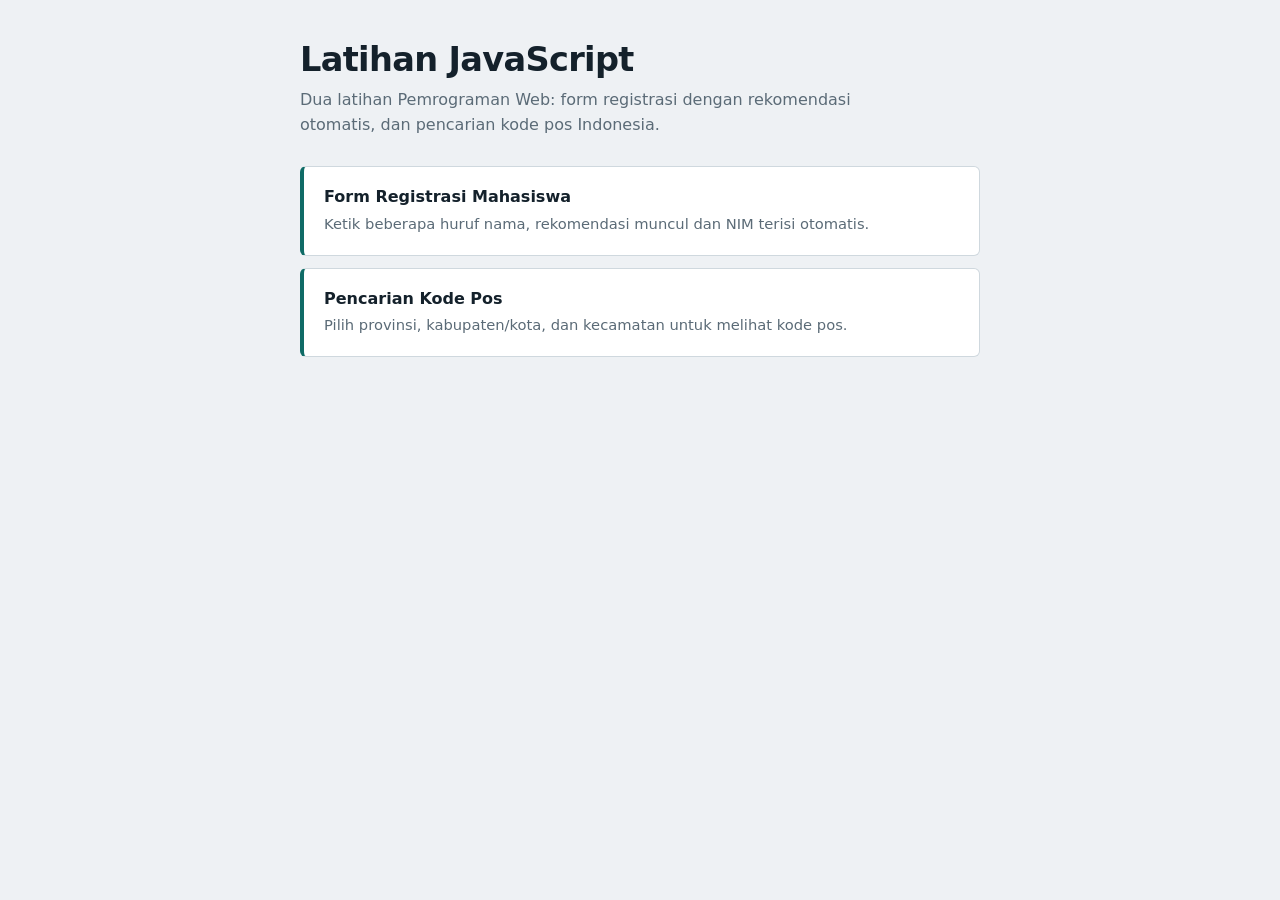
<file: TUGAS 6 /index.html>
<!DOCTYPE html>
<html lang="id">
<head>
  <meta charset="UTF-8">
  <meta name="viewport" content="width=device-width, initial-scale=1.0">
  <title>Latihan JavaScript - Pemrograman Web</title>
  <link rel="stylesheet" href="shared.css">
</head>
<body>
  <main class="shell">
    <h1>Latihan JavaScript</h1>
    <p class="lead">Dua latihan Pemrograman Web: form registrasi dengan rekomendasi otomatis, dan pencarian kode pos Indonesia.</p>

    <nav class="menu">
      <a class="menu-item" href="registrasi/">
        <strong>Form Registrasi Mahasiswa</strong>
        <span>Ketik beberapa huruf nama, rekomendasi muncul dan NIM terisi otomatis.</span>
      </a>
      <a class="menu-item" href="kodepos/">
        <strong>Pencarian Kode Pos</strong>
        <span>Pilih provinsi, kabupaten/kota, dan kecamatan untuk melihat kode pos.</span>
      </a>
    </nav>
  </main>
</body>
</html>
</file>
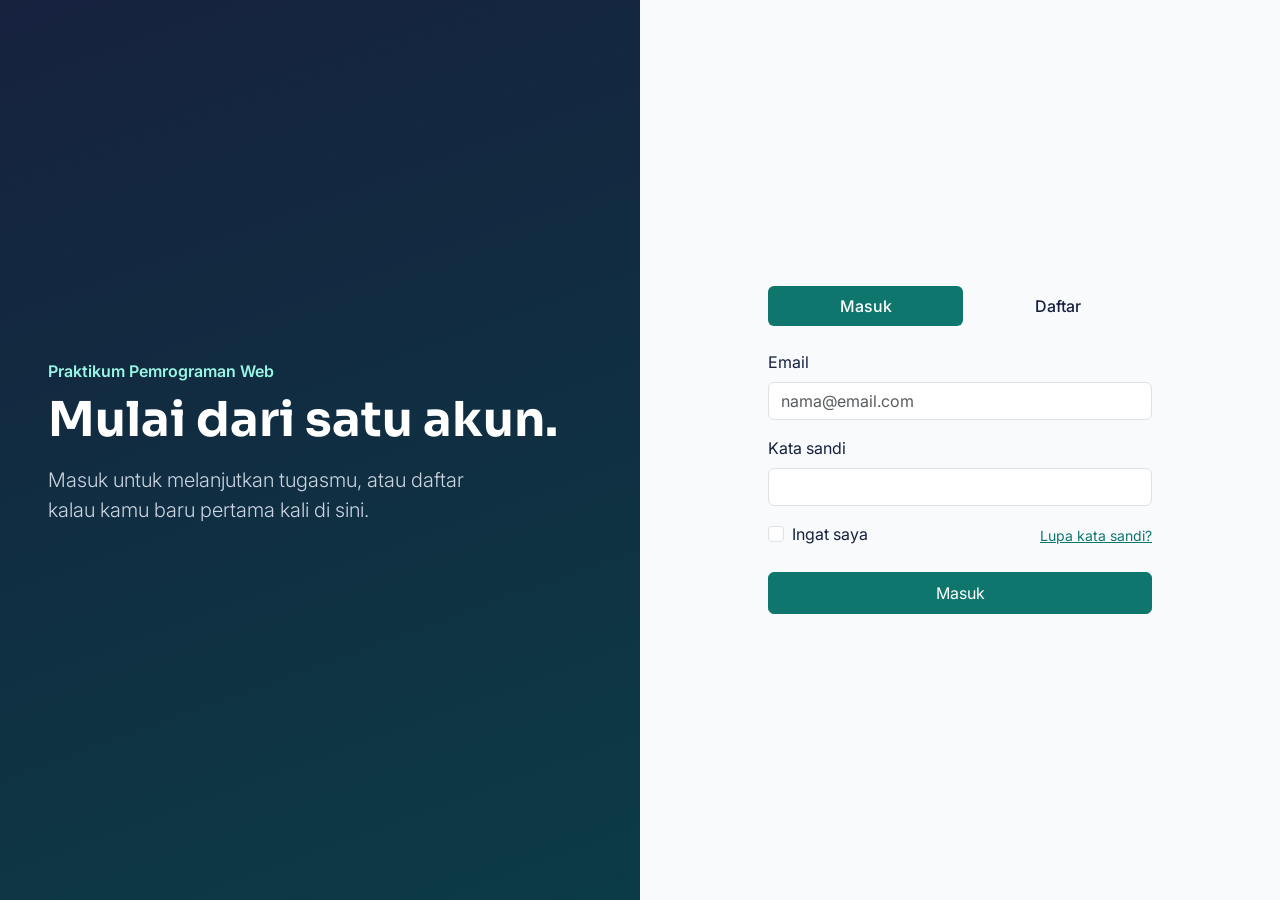
<file: TUGAS 7/index.html>
<!DOCTYPE html>
<html lang="id">
<head>
  <meta charset="UTF-8">
  <meta name="viewport" content="width=device-width, initial-scale=1">
  <title>Masuk / Daftar</title>
  <link href="https://cdn.jsdelivr.net/npm/bootstrap@5.3.3/dist/css/bootstrap.min.css" rel="stylesheet">
  <link href="https://fonts.googleapis.com/css2?family=Sora:wght@400;600;700&family=Inter:wght@400;500&display=swap" rel="stylesheet">
  <style>
    :root { --ink:#16213e; --teal:#0f766e; --mint:#99f6e4; --paper:#f8fafc; }
    body { font-family:'Inter',system-ui,sans-serif; background:var(--paper); color:var(--ink); }
    h1,h2,h3 { font-family:'Sora',system-ui,sans-serif; }
    .split { min-height:100vh; }
    .brand-panel { background:linear-gradient(160deg,var(--ink) 0%,#0b3b45 100%); color:#fff; }
    .brand-panel .lead { color:#cbd5e1; max-width:26rem; }
    .brand-panel .tag { color:var(--mint); }
    .form-wrap { width:100%; max-width:24rem; }
    .nav-pills .nav-link { color:var(--ink); font-weight:500; }
    .nav-pills .nav-link.active { background:var(--teal); }
    .btn-brand { background:var(--teal); border-color:var(--teal); color:#fff; }
    .btn-brand:hover, .btn-brand:focus { background:#0b5f58; border-color:#0b5f58; color:#fff; }
    .form-control:focus { border-color:var(--teal); box-shadow:0 0 0 .2rem rgba(15,118,110,.2); }
    a { color:var(--teal); }
  </style>
</head>
<body>
  <main class="container-fluid">
    <div class="row split">

      <!-- Panel kiri: hanya tampil di layar md ke atas -->
      <section class="col-md-5 col-lg-6 brand-panel d-none d-md-flex flex-column justify-content-center p-5">
        <p class="tag fw-semibold mb-2">Praktikum Pemrograman Web</p>
        <h1 class="display-5 fw-bold mb-3">Mulai dari satu akun.</h1>
        <p class="lead">Masuk untuk melanjutkan tugasmu, atau daftar kalau kamu baru pertama kali di sini.</p>
      </section>

      <!-- Panel kanan: form -->
      <section class="col-12 col-md-7 col-lg-6 d-flex align-items-center justify-content-center p-4">
        <div class="form-wrap">
          <h2 class="h3 fw-bold mb-4 d-md-none">Masuk atau daftar</h2>

          <ul class="nav nav-pills nav-fill mb-4" id="authTab" role="tablist">
            <li class="nav-item" role="presentation">
              <button class="nav-link active" id="login-tab" data-bs-toggle="pill" data-bs-target="#login" type="button" role="tab" aria-controls="login" aria-selected="true">Masuk</button>
            </li>
            <li class="nav-item" role="presentation">
              <button class="nav-link" id="register-tab" data-bs-toggle="pill" data-bs-target="#register" type="button" role="tab" aria-controls="register" aria-selected="false">Daftar</button>
            </li>
          </ul>

          <div class="tab-content">

            <!-- LOGIN -->
            <div class="tab-pane fade show active" id="login" role="tabpanel" aria-labelledby="login-tab">
              <form class="needs-validation" novalidate>
                <div class="mb-3">
                  <label for="loginEmail" class="form-label">Email</label>
                  <input type="email" class="form-control" id="loginEmail" placeholder="nama@email.com" required>
                  <div class="invalid-feedback">Isi email dengan format yang benar.</div>
                </div>
                <div class="mb-3">
                  <label for="loginPass" class="form-label">Kata sandi</label>
                  <input type="password" class="form-control" id="loginPass" required>
                  <div class="invalid-feedback">Kata sandi wajib diisi.</div>
                </div>
                <div class="d-flex justify-content-between align-items-center mb-4">
                  <div class="form-check">
                    <input class="form-check-input" type="checkbox" id="remember">
                    <label class="form-check-label" for="remember">Ingat saya</label>
                  </div>
                  <a href="#" class="small">Lupa kata sandi?</a>
                </div>
                <button type="submit" class="btn btn-brand w-100 py-2">Masuk</button>
              </form>
            </div>

            <!-- REGISTER -->
            <div class="tab-pane fade" id="register" role="tabpanel" aria-labelledby="register-tab">
              <form class="needs-validation" novalidate id="registerForm">
                <div class="mb-3">
                  <label for="regName" class="form-label">Nama lengkap</label>
                  <input type="text" class="form-control" id="regName" required>
                  <div class="invalid-feedback">Nama wajib diisi.</div>
                </div>
                <div class="mb-3">
                  <label for="regEmail" class="form-label">Email</label>
                  <input type="email" class="form-control" id="regEmail" placeholder="nama@email.com" required>
                  <div class="invalid-feedback">Isi email dengan format yang benar.</div>
                </div>
                <div class="row g-3 mb-3">
                  <div class="col-sm-6">
                    <label for="regPass" class="form-label">Kata sandi</label>
                    <input type="password" class="form-control" id="regPass" minlength="8" required>
                    <div class="invalid-feedback">Minimal 8 karakter.</div>
                  </div>
                  <div class="col-sm-6">
                    <label for="regPass2" class="form-label">Ulangi sandi</label>
                    <input type="password" class="form-control" id="regPass2" required>
                    <div class="invalid-feedback">Sandi tidak sama.</div>
                  </div>
                </div>
                <div class="form-check mb-4">
                  <input class="form-check-input" type="checkbox" id="agree" required>
                  <label class="form-check-label" for="agree">Saya setuju dengan syarat dan ketentuan</label>
                  <div class="invalid-feedback">Centang dulu untuk melanjutkan.</div>
                </div>
                <button type="submit" class="btn btn-brand w-100 py-2">Buat akun</button>
              </form>
            </div>

          </div>
        </div>
      </section>
    </div>
  </main>

  <script src="https://cdn.jsdelivr.net/npm/bootstrap@5.3.3/dist/js/bootstrap.bundle.min.js"></script>
  <script>
    // Validasi form Bootstrap + cek kecocokan kata sandi
    document.querySelectorAll('.needs-validation').forEach(function (form) {
      form.addEventListener('submit', function (e) {
        var p1 = document.getElementById('regPass');
        var p2 = document.getElementById('regPass2');
        if (form.id === 'registerForm') {
          p2.setCustomValidity(p1.value === p2.value ? '' : 'Sandi tidak sama');
        }
        if (!form.checkValidity()) {
          e.preventDefault();
          e.stopPropagation();
        } else {
          e.preventDefault();
        }
        form.classList.add('was-validated');
      });
    });
  </script>
</body>
</html>
</file>
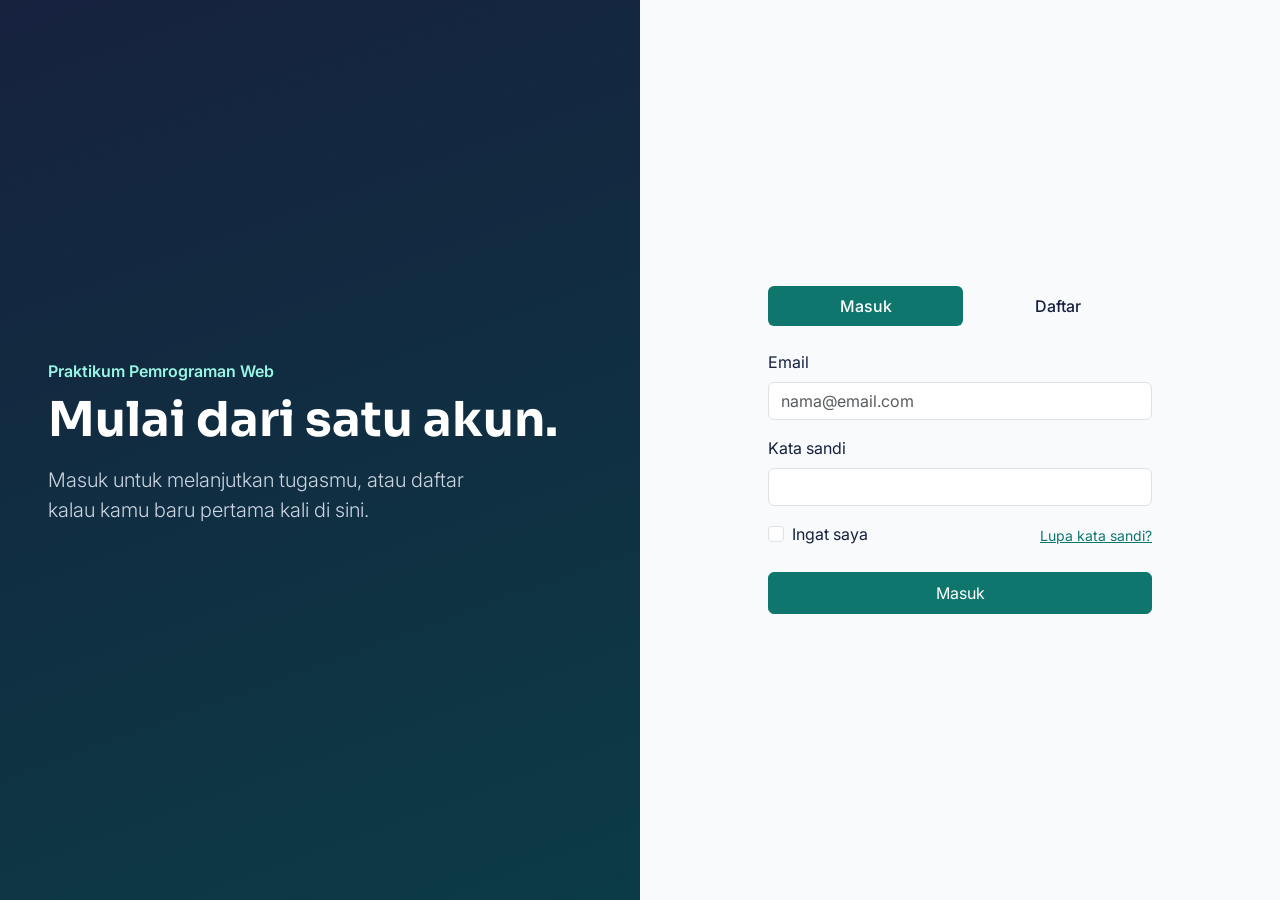
<file: TUGAS7 /index.html>
<!DOCTYPE html>
<html lang="id">
<head>
  <meta charset="UTF-8">
  <meta name="viewport" content="width=device-width, initial-scale=1">
  <title>Masuk / Daftar</title>
  <link href="https://cdn.jsdelivr.net/npm/bootstrap@5.3.3/dist/css/bootstrap.min.css" rel="stylesheet">
  <link href="https://fonts.googleapis.com/css2?family=Sora:wght@400;600;700&family=Inter:wght@400;500&display=swap" rel="stylesheet">
  <style>
    :root { --ink:#16213e; --teal:#0f766e; --mint:#99f6e4; --paper:#f8fafc; }
    body { font-family:'Inter',system-ui,sans-serif; background:var(--paper); color:var(--ink); }
    h1,h2,h3 { font-family:'Sora',system-ui,sans-serif; }
    .split { min-height:100vh; }
    .brand-panel { background:linear-gradient(160deg,var(--ink) 0%,#0b3b45 100%); color:#fff; }
    .brand-panel .lead { color:#cbd5e1; max-width:26rem; }
    .brand-panel .tag { color:var(--mint); }
    .form-wrap { width:100%; max-width:24rem; }
    .nav-pills .nav-link { color:var(--ink); font-weight:500; }
    .nav-pills .nav-link.active { background:var(--teal); }
    .btn-brand { background:var(--teal); border-color:var(--teal); color:#fff; }
    .btn-brand:hover, .btn-brand:focus { background:#0b5f58; border-color:#0b5f58; color:#fff; }
    .form-control:focus { border-color:var(--teal); box-shadow:0 0 0 .2rem rgba(15,118,110,.2); }
    a { color:var(--teal); }
  </style>
</head>
<body>
  <main class="container-fluid">
    <div class="row split">

      <!-- Panel kiri: hanya tampil di layar md ke atas -->
      <section class="col-md-5 col-lg-6 brand-panel d-none d-md-flex flex-column justify-content-center p-5">
        <p class="tag fw-semibold mb-2">Praktikum Pemrograman Web</p>
        <h1 class="display-5 fw-bold mb-3">Mulai dari satu akun.</h1>
        <p class="lead">Masuk untuk melanjutkan tugasmu, atau daftar kalau kamu baru pertama kali di sini.</p>
      </section>

      <!-- Panel kanan: form -->
      <section class="col-12 col-md-7 col-lg-6 d-flex align-items-center justify-content-center p-4">
        <div class="form-wrap">
          <h2 class="h3 fw-bold mb-4 d-md-none">Masuk atau daftar</h2>

          <ul class="nav nav-pills nav-fill mb-4" id="authTab" role="tablist">
            <li class="nav-item" role="presentation">
              <button class="nav-link active" id="login-tab" data-bs-toggle="pill" data-bs-target="#login" type="button" role="tab" aria-controls="login" aria-selected="true">Masuk</button>
            </li>
            <li class="nav-item" role="presentation">
              <button class="nav-link" id="register-tab" data-bs-toggle="pill" data-bs-target="#register" type="button" role="tab" aria-controls="register" aria-selected="false">Daftar</button>
            </li>
          </ul>

          <div class="tab-content">

            <!-- LOGIN -->
            <div class="tab-pane fade show active" id="login" role="tabpanel" aria-labelledby="login-tab">
              <form class="needs-validation" novalidate>
                <div class="mb-3">
                  <label for="loginEmail" class="form-label">Email</label>
                  <input type="email" class="form-control" id="loginEmail" placeholder="nama@email.com" required>
                  <div class="invalid-feedback">Isi email dengan format yang benar.</div>
                </div>
                <div class="mb-3">
                  <label for="loginPass" class="form-label">Kata sandi</label>
                  <input type="password" class="form-control" id="loginPass" required>
                  <div class="invalid-feedback">Kata sandi wajib diisi.</div>
                </div>
                <div class="d-flex justify-content-between align-items-center mb-4">
                  <div class="form-check">
                    <input class="form-check-input" type="checkbox" id="remember">
                    <label class="form-check-label" for="remember">Ingat saya</label>
                  </div>
                  <a href="#" class="small">Lupa kata sandi?</a>
                </div>
                <button type="submit" class="btn btn-brand w-100 py-2">Masuk</button>
              </form>
            </div>

            <!-- REGISTER -->
            <div class="tab-pane fade" id="register" role="tabpanel" aria-labelledby="register-tab">
              <form class="needs-validation" novalidate id="registerForm">
                <div class="mb-3">
                  <label for="regName" class="form-label">Nama lengkap</label>
                  <input type="text" class="form-control" id="regName" required>
                  <div class="invalid-feedback">Nama wajib diisi.</div>
                </div>
                <div class="mb-3">
                  <label for="regEmail" class="form-label">Email</label>
                  <input type="email" class="form-control" id="regEmail" placeholder="nama@email.com" required>
                  <div class="invalid-feedback">Isi email dengan format yang benar.</div>
                </div>
                <div class="row g-3 mb-3">
                  <div class="col-sm-6">
                    <label for="regPass" class="form-label">Kata sandi</label>
                    <input type="password" class="form-control" id="regPass" minlength="8" required>
                    <div class="invalid-feedback">Minimal 8 karakter.</div>
                  </div>
                  <div class="col-sm-6">
                    <label for="regPass2" class="form-label">Ulangi sandi</label>
                    <input type="password" class="form-control" id="regPass2" required>
                    <div class="invalid-feedback">Sandi tidak sama.</div>
                  </div>
                </div>
                <div class="form-check mb-4">
                  <input class="form-check-input" type="checkbox" id="agree" required>
                  <label class="form-check-label" for="agree">Saya setuju dengan syarat dan ketentuan</label>
                  <div class="invalid-feedback">Centang dulu untuk melanjutkan.</div>
                </div>
                <button type="submit" class="btn btn-brand w-100 py-2">Buat akun</button>
              </form>
            </div>

          </div>
        </div>
      </section>
    </div>
  </main>

  <script src="https://cdn.jsdelivr.net/npm/bootstrap@5.3.3/dist/js/bootstrap.bundle.min.js"></script>
  <script>
    // Validasi form Bootstrap + cek kecocokan kata sandi
    document.querySelectorAll('.needs-validation').forEach(function (form) {
      form.addEventListener('submit', function (e) {
        var p1 = document.getElementById('regPass');
        var p2 = document.getElementById('regPass2');
        if (form.id === 'registerForm') {
          p2.setCustomValidity(p1.value === p2.value ? '' : 'Sandi tidak sama');
        }
        if (!form.checkValidity()) {
          e.preventDefault();
          e.stopPropagation();
        } else {
          e.preventDefault();
          alert('Berhasil! (demo, belum terhubung ke server)');
        }
        form.classList.add('was-validated');
      });
    });
  </script>
</body>
</html>
</file>
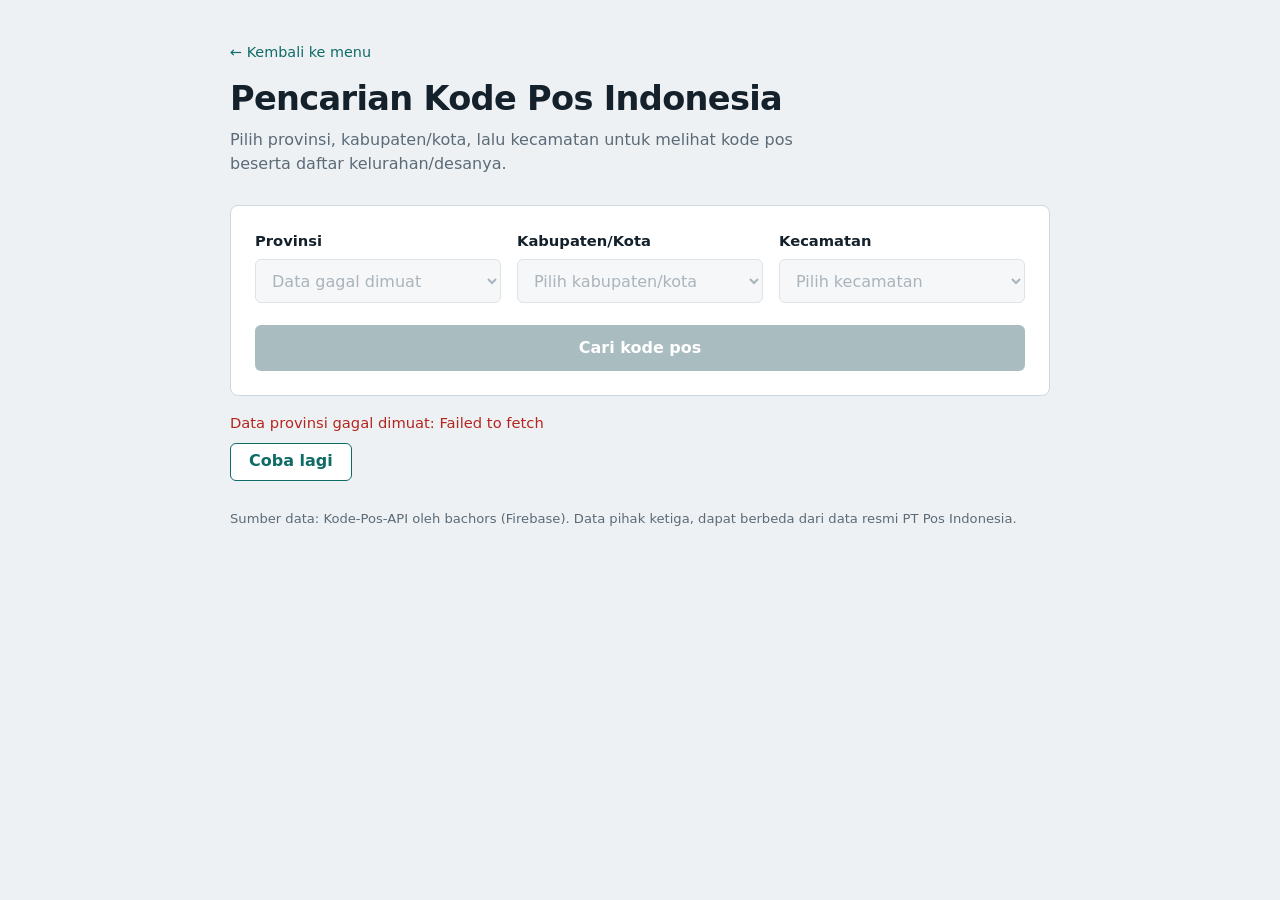
<file: TUGAS 6 /kodepos/index.html>
<!DOCTYPE html>
<html lang="id">
<head>
  <meta charset="UTF-8">
  <meta name="viewport" content="width=device-width, initial-scale=1.0">
  <title>Pencarian Kode Pos Indonesia</title>
  <link rel="stylesheet" href="../shared.css">
  <link rel="stylesheet" href="style.css">
</head>
<body>
  <main class="shell wide">
    <a class="back" href="../">&larr; Kembali ke menu</a>
    <h1>Pencarian Kode Pos Indonesia</h1>
    <p class="lead">Pilih provinsi, kabupaten/kota, lalu kecamatan untuk melihat kode pos beserta daftar kelurahan/desanya.</p>

    <form id="searchForm" class="card" novalidate>
      <div class="selects">
        <div>
          <label for="province">Provinsi</label>
          <select id="province" required><option value="">Memuat provinsi...</option></select>
        </div>
        <div>
          <label for="regency">Kabupaten/Kota</label>
          <select id="regency" disabled required><option value="">Pilih kabupaten/kota</option></select>
        </div>
        <div>
          <label for="district">Kecamatan</label>
          <select id="district" disabled required><option value="">Pilih kecamatan</option></select>
        </div>
      </div>
      <button type="submit" id="searchButton" disabled>Cari kode pos</button>
    </form>

    <p id="status" class="status" role="status" aria-live="polite"></p>
    <button type="button" id="retryButton" class="retry" hidden>Coba lagi</button>

    <section id="results" class="card results" hidden>
      <h2>Hasil pencarian</h2>
      <div class="highlight">
        <span class="highlight-label" id="postalLabel">Kode pos</span>
        <span class="highlight-value" id="postalValue"></span>
      </div>
      <dl class="info" id="areaInfo"></dl>
      <div class="table-wrapper">
        <table>
          <thead><tr><th>No</th><th>Kelurahan/Desa</th><th>Kode pos</th></tr></thead>
          <tbody id="resultBody"></tbody>
        </table>
      </div>
    </section>

    <p class="source">Sumber data: Kode-Pos-API oleh bachors (Firebase). Data pihak ketiga, dapat berbeda dari data resmi PT Pos Indonesia.</p>
  </main>
  <script src="script.js"></script>
</body>
</html>
</file>
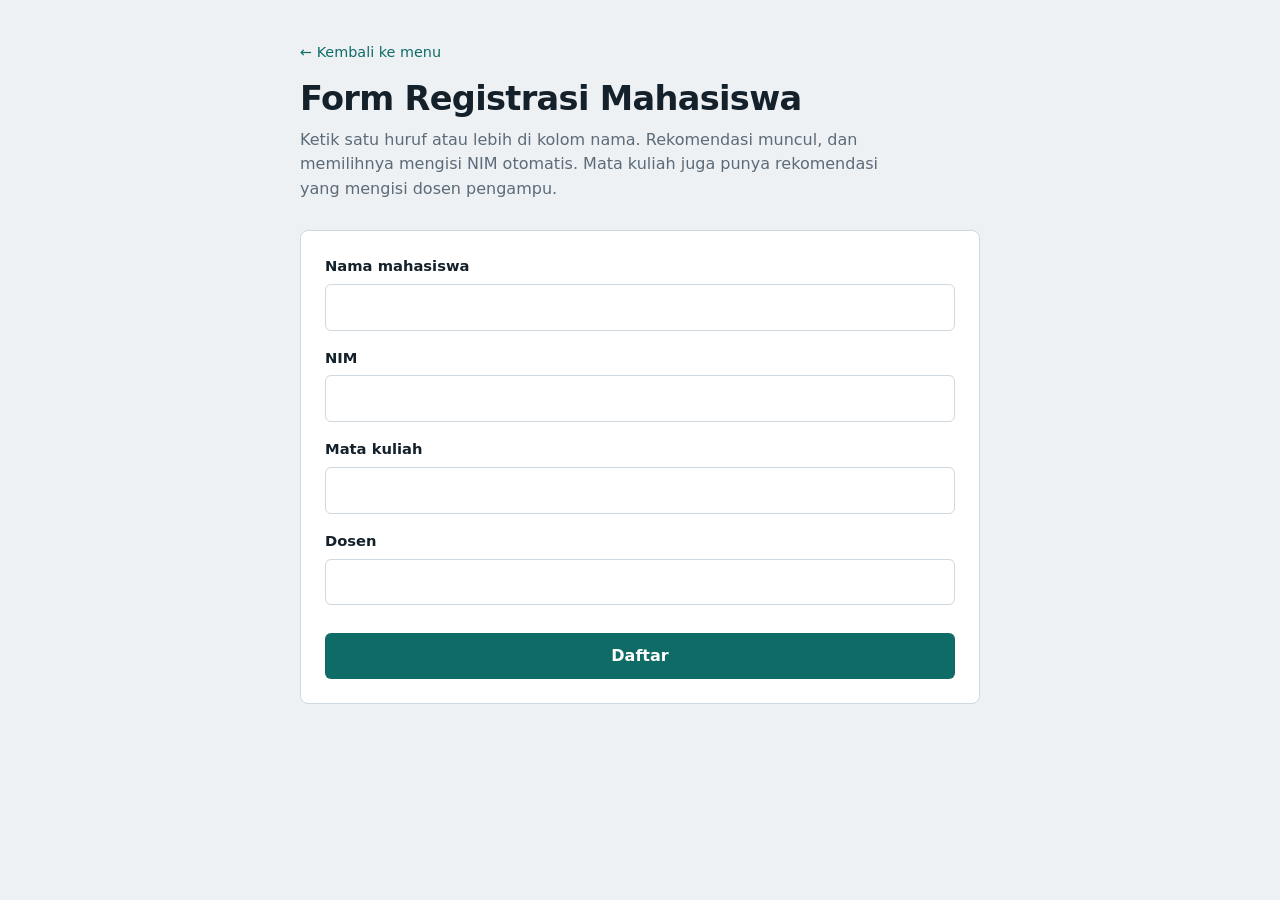
<file: TUGAS 6 /registrasi/index.html>
<!DOCTYPE html>
<html lang="id">
<head>
  <meta charset="UTF-8">
  <meta name="viewport" content="width=device-width, initial-scale=1.0">
  <title>Form Registrasi Mahasiswa</title>
  <link rel="stylesheet" href="../shared.css">
  <link rel="stylesheet" href="style.css">
</head>
<body>
  <main class="shell">
    <a class="back" href="../">&larr; Kembali ke menu</a>
    <h1>Form Registrasi Mahasiswa</h1>
    <p class="lead">Ketik satu huruf atau lebih di kolom nama. Rekomendasi muncul, dan memilihnya mengisi NIM otomatis. Mata kuliah juga punya rekomendasi yang mengisi dosen pengampu.</p>

    <form id="registrationForm" class="card" novalidate>
      <label for="name">Nama mahasiswa</label>
      <div class="ac">
        <input type="text" id="name" autocomplete="off" role="combobox"
               aria-autocomplete="list" aria-expanded="false" aria-controls="nameList">
        <ul class="ac-list" id="nameList" role="listbox" hidden></ul>
      </div>
      <p class="field-error" id="nameError"></p>

      <label for="nim">NIM</label>
      <input type="text" id="nim" inputmode="numeric" autocomplete="off" maxlength="12">
      <p class="field-error" id="nimError"></p>

      <label for="course">Mata kuliah</label>
      <div class="ac">
        <input type="text" id="course" autocomplete="off" role="combobox"
               aria-autocomplete="list" aria-expanded="false" aria-controls="courseList">
        <ul class="ac-list" id="courseList" role="listbox" hidden></ul>
      </div>
      <p class="field-error" id="courseError"></p>

      <label for="lecturer">Dosen</label>
      <input type="text" id="lecturer" autocomplete="off">
      <p class="field-error" id="lecturerError"></p>

      <button type="submit">Daftar</button>
    </form>

    <section id="result" class="result" aria-live="polite" hidden></section>
  </main>
  <script src="script.js"></script>
</body>
</html>
</file>
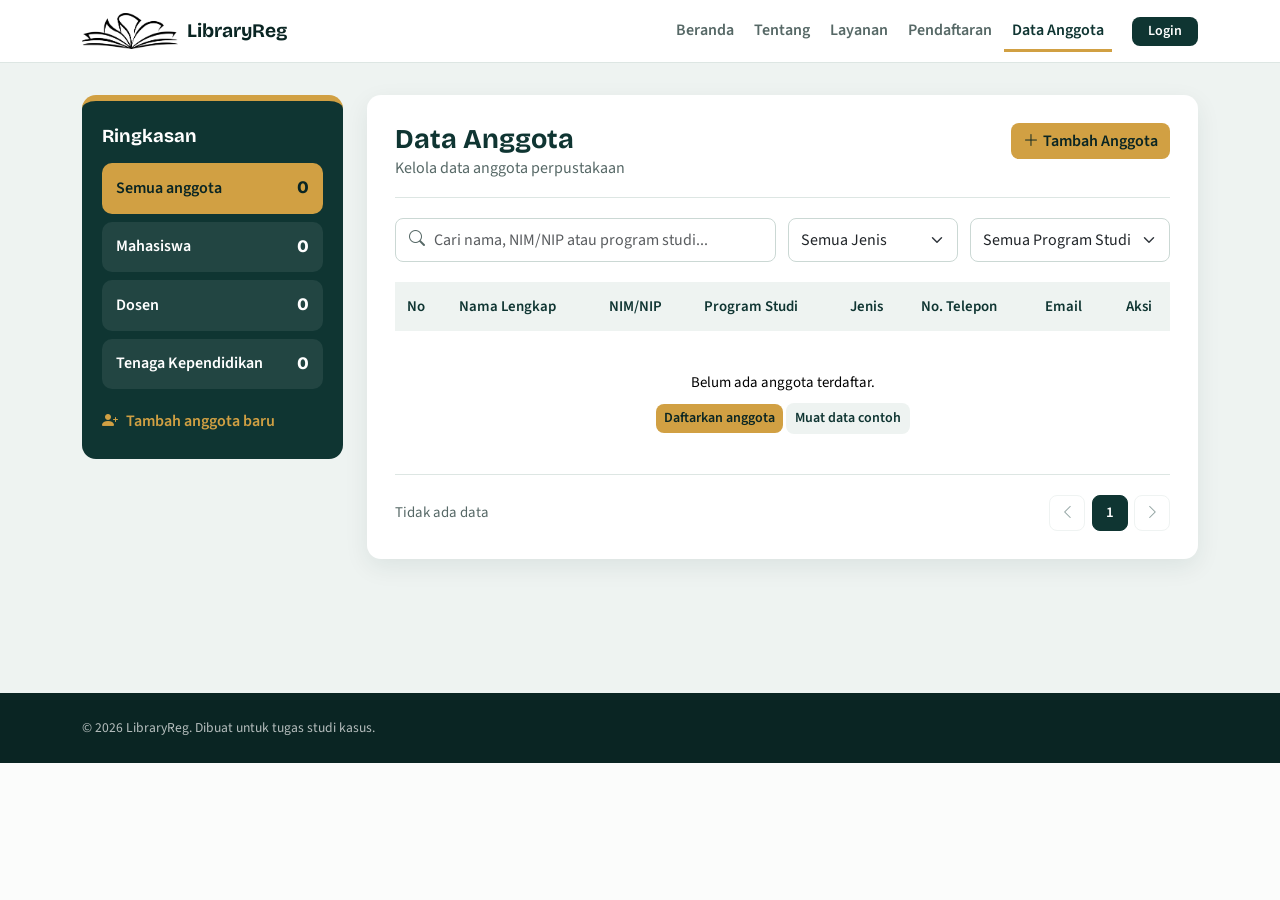
<file: ETS/Anggota.html>
<!DOCTYPE html>
<html lang="id">
<head>
  <meta charset="UTF-8">
  <meta name="viewport" content="width=device-width, initial-scale=1">
  <title>Data Anggota - LibraryReg</title>
  <meta name="description" content="Kelola data anggota perpustakaan: cari, lihat detail, ubah, dan hapus.">
  <link rel="preconnect" href="https://fonts.googleapis.com">
  <link rel="preconnect" href="https://fonts.gstatic.com" crossorigin>
  <link href="https://fonts.googleapis.com/css2?family=Bricolage+Grotesque:wght@600;700&family=Source+Sans+3:wght@400;600&display=swap" rel="stylesheet">
  <link href="https://cdn.jsdelivr.net/npm/bootstrap@5.3.3/dist/css/bootstrap.min.css" rel="stylesheet">
  <link href="https://cdn.jsdelivr.net/npm/bootstrap-icons@1.11.3/font/bootstrap-icons.min.css" rel="stylesheet">
  <link href="anggota.css" rel="stylesheet">
</head>
<body>

  <!-- Navbar -->
  <nav class="navbar navbar-expand-lg lr-nav sticky-top">
    <div class="container">
      <a class="navbar-brand lr-brand" href="index.html" aria-label="LibraryReg - beranda">
        <img src="image/logo.png" alt="" class="lr-logo-img" width="96" height="36">
        <span>LibraryReg</span>
      </a>
      <button class="navbar-toggler" type="button" data-bs-toggle="collapse" data-bs-target="#menu" aria-controls="menu" aria-expanded="false" aria-label="Buka menu">
        <span class="navbar-toggler-icon"></span>
      </button>
      <div class="collapse navbar-collapse" id="menu">
        <ul class="navbar-nav ms-auto align-items-lg-center gap-lg-1">
          <li class="nav-item"><a class="nav-link" href="index.html">Beranda</a></li>
          <li class="nav-item"><a class="nav-link" href="index.html#tentang">Tentang</a></li>
          <li class="nav-item"><a class="nav-link" href="index.html#layanan">Layanan</a></li>
          <li class="nav-item"><a class="nav-link" href="daftar.html">Pendaftaran</a></li>
          <li class="nav-item"><a class="nav-link active" aria-current="page" href="anggota.html">Data Anggota</a></li>
          <li class="nav-item ms-lg-3"><a class="btn btn-ink btn-sm px-3" href="login.html">Login</a></li>
        </ul>
      </div>
    </div>
  </nav>

  <main class="data-page">
    <div class="container">
      <div class="row g-4">

        <!-- Ringkasan (klik untuk menyaring) -->
        <aside class="col-lg-3">
          <div class="side">
            <h2>Ringkasan</h2>
            <div class="sum-list" id="ringkasan"></div>
            <a href="daftar.html" class="side-link"><i class="bi bi-person-plus-fill"></i>Tambah anggota baru</a>
          </div>
        </aside>

        <!-- Tabel -->
        <section class="col-lg-9">
          <div class="panel">
            <div class="panel-head">
              <div>
                <h1>Data Anggota</h1>
                <p>Kelola data anggota perpustakaan</p>
              </div>
              <a href="daftar.html" class="btn btn-brass"><i class="bi bi-plus-lg me-1"></i>Tambah Anggota</a>
            </div>

            <div class="toolbar">
              <div class="search">
                <i class="bi bi-search" aria-hidden="true"></i>
                <input type="search" id="cari" class="form-control" placeholder="Cari nama, NIM/NIP atau program studi..." aria-label="Cari anggota">
              </div>
              <select id="fJenis" class="form-select" aria-label="Saring jenis keanggotaan"><option value="">Semua Jenis</option></select>
              <select id="fProdi" class="form-select" aria-label="Saring program studi"><option value="">Semua Program Studi</option></select>
            </div>

            <div class="table-responsive">
              <table class="table data-table align-middle">
                <thead>
                  <tr>
                    <th scope="col">No</th>
                    <th scope="col">Nama Lengkap</th>
                    <th scope="col">NIM/NIP</th>
                    <th scope="col">Program Studi</th>
                    <th scope="col">Jenis</th>
                    <th scope="col">No. Telepon</th>
                    <th scope="col">Email</th>
                    <th scope="col" class="text-center">Aksi</th>
                  </tr>
                </thead>
                <tbody id="tbody"></tbody>
              </table>
            </div>

            <div class="panel-foot">
              <span id="info"></span>
              <div class="pager" id="pager"></div>
            </div>
          </div>
        </section>
      </div>
    </div>
  </main>

  <footer class="lr-footer">
    <div class="container"><p>&copy; 2026 LibraryReg. Dibuat untuk tugas studi kasus.</p></div>
  </footer>

  <!-- Modal detail -->
  <div class="modal fade" id="mDetail" tabindex="-1" aria-labelledby="mDetailJudul" aria-hidden="true">
    <div class="modal-dialog modal-dialog-centered">
      <div class="modal-content">
        <div class="modal-header">
          <h2 class="modal-title" id="mDetailJudul">Detail Anggota</h2>
          <button type="button" class="btn-close" data-bs-dismiss="modal" aria-label="Tutup"></button>
        </div>
        <div class="modal-body"><dl class="detail" id="detailIsi"></dl></div>
        <div class="modal-footer"><button type="button" class="btn btn-reset" data-bs-dismiss="modal">Tutup</button></div>
      </div>
    </div>
  </div>

  <!-- Modal edit -->
  <div class="modal fade" id="mEdit" tabindex="-1" aria-labelledby="mEditJudul" aria-hidden="true">
    <div class="modal-dialog modal-dialog-centered modal-lg">
      <div class="modal-content">
        <form id="formEdit" novalidate>
          <div class="modal-header">
            <h2 class="modal-title" id="mEditJudul">Edit Anggota</h2>
            <button type="button" class="btn-close" data-bs-dismiss="modal" aria-label="Tutup"></button>
          </div>
          <div class="modal-body">
            <div class="row g-3">
              <div class="col-md-6"><label for="e-nama" class="form-label">Nama Lengkap</label><input type="text" class="form-control" id="e-nama"><div class="invalid-feedback"></div></div>
              <div class="col-md-6"><label for="e-nim" class="form-label">NIM/NIP</label><input type="text" class="form-control" id="e-nim" inputmode="numeric"><div class="invalid-feedback"></div></div>
              <div class="col-md-6"><label for="e-prodi" class="form-label">Program Studi</label><select class="form-select" id="e-prodi"></select><div class="invalid-feedback"></div></div>
              <div class="col-md-6"><label for="e-jenis" class="form-label">Jenis Keanggotaan</label><select class="form-select" id="e-jenis"></select><div class="invalid-feedback"></div></div>
              <div class="col-md-6"><label for="e-telepon" class="form-label">Nomor Telepon</label><input type="tel" class="form-control" id="e-telepon"><div class="invalid-feedback"></div></div>
              <div class="col-md-6"><label for="e-email" class="form-label">Email</label><input type="email" class="form-control" id="e-email"><div class="invalid-feedback"></div></div>
              <div class="col-12"><label for="e-alamat" class="form-label">Alamat</label><textarea class="form-control" id="e-alamat" rows="3"></textarea><div class="invalid-feedback"></div></div>
            </div>
          </div>
          <div class="modal-footer">
            <button type="button" class="btn btn-reset" data-bs-dismiss="modal">Batal</button>
            <button type="submit" class="btn btn-brass">Simpan Perubahan</button>
          </div>
        </form>
      </div>
    </div>
  </div>

  <!-- Modal hapus -->
  <div class="modal fade" id="mHapus" tabindex="-1" aria-labelledby="mHapusJudul" aria-hidden="true">
    <div class="modal-dialog modal-dialog-centered">
      <div class="modal-content">
        <div class="modal-header">
          <h2 class="modal-title" id="mHapusJudul">Hapus anggota?</h2>
          <button type="button" class="btn-close" data-bs-dismiss="modal" aria-label="Tutup"></button>
        </div>
        <div class="modal-body"><p class="mb-0">Data <strong id="hapusNama"></strong> akan dihapus dan tidak bisa dikembalikan.</p></div>
        <div class="modal-footer">
          <button type="button" class="btn btn-reset" data-bs-dismiss="modal">Batal</button>
          <button type="button" class="btn btn-danger" id="btnHapus">Ya, hapus</button>
        </div>
      </div>
    </div>
  </div>

  <div class="toast-container position-fixed bottom-0 end-0 p-3" id="toasts"></div>

  <script src="https://cdn.jsdelivr.net/npm/bootstrap@5.3.3/dist/js/bootstrap.bundle.min.js"></script>
  <script src="anggota.js"></script>
</body>
</html>
</file>
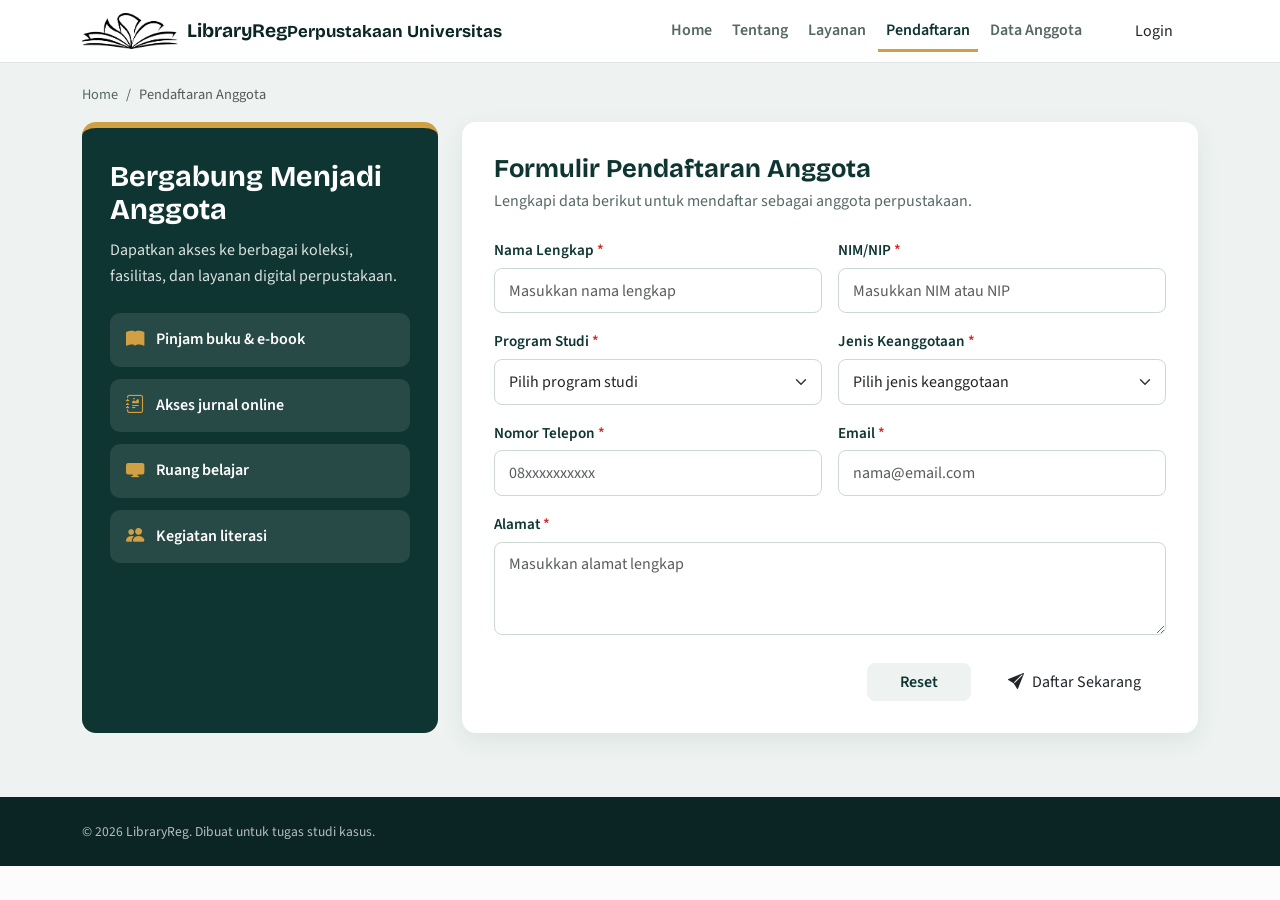
<file: ETS/daftar.html>
<!DOCTYPE html>
<html lang="id">
<head>
  <meta charset="UTF-8">
  <meta name="viewport" content="width=device-width, initial-scale=1">
  <title>Pendaftaran Anggota - LibraryReg</title>
  <meta name="description" content="Formulir pendaftaran anggota perpustakaan universitas secara online.">
  <link rel="preconnect" href="https://fonts.googleapis.com">
  <link rel="preconnect" href="https://fonts.gstatic.com" crossorigin>
  <link href="https://fonts.googleapis.com/css2?family=Bricolage+Grotesque:wght@600;700&family=Source+Sans+3:wght@400;600&display=swap" rel="stylesheet">
  <link href="https://cdn.jsdelivr.net/npm/bootstrap@5.3.3/dist/css/bootstrap.min.css" rel="stylesheet">
  <link href="https://cdn.jsdelivr.net/npm/bootstrap-icons@1.11.3/font/bootstrap-icons.min.css" rel="stylesheet">
  <link href="daftar.css" rel="stylesheet">
</head>
<body>

  <!-- Navbar -->
  <nav class="navbar navbar-expand-lg lr-nav sticky-top">
    <div class="container">
      <a class="navbar-brand lr-brand" href="index.html" aria-label="LibraryReg - beranda">
        <img src="image/logo.png" alt="" class="lr-logo-img" width="96" height="36">
        <span class="lr-brand-text">LibraryReg<small>Perpustakaan Universitas</small></span>
      </a>
      <button class="navbar-toggler" type="button" data-bs-toggle="collapse" data-bs-target="#menu" aria-controls="menu" aria-expanded="false" aria-label="Buka menu">
        <span class="navbar-toggler-icon"></span>
      </button>
      <div class="collapse navbar-collapse" id="menu">
        <ul class="navbar-nav ms-auto align-items-lg-center gap-lg-1">
          <li class="nav-item"><a class="nav-link" href="index.html">Home</a></li>
          <li class="nav-item"><a class="nav-link" href="index.html#tentang">Tentang</a></li>
          <li class="nav-item"><a class="nav-link" href="index.html#layanan">Layanan</a></li>
          <li class="nav-item"><a class="nav-link active" aria-current="page" href="daftar.html">Pendaftaran</a></li>
          <li class="nav-item"><a class="nav-link" href="anggota.html">Data Anggota</a></li>
          <li class="nav-item ms-lg-3"><a class="btn btn-blue px-4" href="login.html">Login</a></li>
        </ul>
      </div>
    </div>
  </nav>

  <main class="reg-page">
    <div class="container">

      <nav aria-label="breadcrumb" class="reg-crumb">
        <ol class="breadcrumb">
          <li class="breadcrumb-item"><a href="index.html">Home</a></li>
          <li class="breadcrumb-item active" aria-current="page">Pendaftaran Anggota</li>
        </ol>
      </nav>

      <div class="row g-4">
        <!-- Panel kiri -->
        <aside class="col-lg-4">
          <div class="reg-aside">
            <h1>Bergabung Menjadi Anggota</h1>
            <p>Dapatkan akses ke berbagai koleksi, fasilitas, dan layanan digital perpustakaan.</p>
            <ul class="reg-benefits">
              <li><i class="bi bi-book-fill"></i>Pinjam buku &amp; e-book</li>
              <li><i class="bi bi-journal-richtext"></i>Akses jurnal online</li>
              <li><i class="bi bi-display-fill"></i>Ruang belajar</li>
              <li><i class="bi bi-people-fill"></i>Kegiatan literasi</li>
            </ul>
          </div>
        </aside>

        <!-- Formulir -->
        <section class="col-lg-8">
          <div class="reg-card">
            <h2>Formulir Pendaftaran Anggota</h2>
            <p class="reg-sub">Lengkapi data berikut untuk mendaftar sebagai anggota perpustakaan.</p>

            <div id="notif" role="status" aria-live="polite"></div>

            <form id="formDaftar" novalidate>
              <div class="row g-3">
                <div class="col-md-6">
                  <label for="nama" class="form-label">Nama Lengkap <span class="req">*</span></label>
                  <input type="text" class="form-control" id="nama" name="nama" placeholder="Masukkan nama lengkap" autocomplete="name">
                  <div class="invalid-feedback"></div>
                </div>
                <div class="col-md-6">
                  <label for="nim" class="form-label">NIM/NIP <span class="req">*</span></label>
                  <input type="text" class="form-control" id="nim" name="nim" placeholder="Masukkan NIM atau NIP" inputmode="numeric">
                  <div class="invalid-feedback"></div>
                </div>
                <div class="col-md-6">
                  <label for="prodi" class="form-label">Program Studi <span class="req">*</span></label>
                  <select class="form-select" id="prodi" name="prodi">
                    <option value="">Pilih program studi</option>
                    <option>Informatika</option>
                    <option>Sistem Informasi</option>
                    <option>Teknik Elektro</option>
                    <option>Manajemen</option>
                    <option>Akuntansi</option>
                    <option>Hukum</option>
                    <option>Lainnya</option>
                  </select>
                  <div class="invalid-feedback"></div>
                </div>
                <div class="col-md-6">
                  <label for="jenis" class="form-label">Jenis Keanggotaan <span class="req">*</span></label>
                  <select class="form-select" id="jenis" name="jenis">
                    <option value="">Pilih jenis keanggotaan</option>
                    <option>Mahasiswa</option>
                    <option>Dosen</option>
                    <option>Tenaga Kependidikan</option>
                  </select>
                  <div class="invalid-feedback"></div>
                </div>
                <div class="col-md-6">
                  <label for="telepon" class="form-label">Nomor Telepon <span class="req">*</span></label>
                  <input type="tel" class="form-control" id="telepon" name="telepon" placeholder="08xxxxxxxxxx" inputmode="tel" autocomplete="tel">
                  <div class="invalid-feedback"></div>
                </div>
                <div class="col-md-6">
                  <label for="email" class="form-label">Email <span class="req">*</span></label>
                  <input type="email" class="form-control" id="email" name="email" placeholder="nama@email.com" autocomplete="email">
                  <div class="invalid-feedback"></div>
                </div>
                <div class="col-12">
                  <label for="alamat" class="form-label">Alamat <span class="req">*</span></label>
                  <textarea class="form-control" id="alamat" name="alamat" rows="3" placeholder="Masukkan alamat lengkap"></textarea>
                  <div class="invalid-feedback"></div>
                </div>
              </div>

              <div class="reg-actions">
                <button type="reset" class="btn btn-reset" id="btnReset">Reset</button>
                <button type="submit" class="btn btn-blue px-4"><i class="bi bi-send-fill me-2"></i>Daftar Sekarang</button>
              </div>
            </form>
          </div>
        </section>
      </div>
    </div>
  </main>

  <!-- Footer -->
  <footer class="lr-footer">
    <div class="container">
      <p>&copy; 2026 LibraryReg. Dibuat untuk tugas studi kasus.</p>
    </div>
  </footer>

  <script src="https://cdn.jsdelivr.net/npm/bootstrap@5.3.3/dist/js/bootstrap.bundle.min.js"></script>
  <script src="daftar.js"></script>
</body>
</html>
</file>
<file: TUGAS 6 /shared.css>
:root {
  --bg: #eef1f4;
  --surface: #ffffff;
  --ink: #14212b;
  --muted: #5b6b77;
  --line: #cfd8de;
  --accent: #0f6b66;
  --accent-dark: #0a504c;
  --accent-soft: #e0f0ee;
  --danger: #b3261e;
  --danger-soft: #fbeae9;
}

* { box-sizing: border-box; }

body {
  margin: 0;
  min-height: 100vh;
  background: var(--bg);
  color: var(--ink);
  font-family: system-ui, -apple-system, "Segoe UI", Roboto, sans-serif;
  line-height: 1.55;
}

.shell {
  max-width: 720px;
  margin: 0 auto;
  padding: 40px 20px 64px;
}

h1 { margin: 0 0 8px; font-size: clamp(1.6rem, 4vw, 2.1rem); line-height: 1.2; letter-spacing: -0.02em; }
h2 { margin: 0 0 12px; font-size: 1.15rem; }
.lead { margin: 0 0 28px; color: var(--muted); max-width: 60ch; }

.back { display: inline-block; margin-bottom: 16px; color: var(--accent); text-decoration: none; font-size: 0.9rem; }
.back:hover { text-decoration: underline; }

.menu { display: grid; gap: 12px; }
.menu-item {
  display: block;
  padding: 18px 20px;
  background: var(--surface);
  border: 1px solid var(--line);
  border-left: 4px solid var(--accent);
  border-radius: 6px;
  color: inherit;
  text-decoration: none;
}
.menu-item strong { display: block; margin-bottom: 2px; }
.menu-item span { color: var(--muted); font-size: 0.92rem; }
.menu-item:hover { border-color: var(--accent); }

.card {
  background: var(--surface);
  border: 1px solid var(--line);
  border-radius: 8px;
  padding: 24px;
}

label { display: block; margin: 16px 0 6px; font-weight: 600; font-size: 0.92rem; }
label:first-child { margin-top: 0; }

input, select {
  width: 100%;
  min-height: 44px;
  padding: 10px 12px;
  border: 1px solid var(--line);
  border-radius: 6px;
  background: #fff;
  color: var(--ink);
  font: inherit;
}

input:focus-visible, select:focus-visible, button:focus-visible, .menu-item:focus-visible, .back:focus-visible {
  outline: 3px solid rgba(15, 107, 102, 0.35);
  outline-offset: 1px;
  border-color: var(--accent);
}

select:disabled { background: #f1f4f6; color: #8795a0; cursor: not-allowed; }

button {
  width: 100%;
  min-height: 46px;
  margin-top: 22px;
  border: 0;
  border-radius: 6px;
  background: var(--accent);
  color: #fff;
  font: inherit;
  font-weight: 600;
  cursor: pointer;
}
button:hover:not(:disabled) { background: var(--accent-dark); }
button:disabled { background: #a9bcc0; cursor: not-allowed; }

.field-error { margin: 6px 0 0; color: var(--danger); font-size: 0.85rem; min-height: 0; }
input.invalid { border-color: var(--danger); background: var(--danger-soft); }

@media (prefers-reduced-motion: reduce) { * { transition: none !important; } }
</file>
<file: TUGAS 6 /kodepos/style.css>
.shell.wide { max-width: 860px; }

.selects { display: grid; gap: 4px; }
@media (min-width: 700px) {
  .selects { grid-template-columns: repeat(3, minmax(0, 1fr)); gap: 16px; }
  .selects label { margin-top: 0; }
}

.status { margin: 16px 0 0; min-height: 1.5em; color: var(--muted); font-size: 0.92rem; }
.status.error { color: var(--danger); }

.retry { width: auto; min-height: 38px; margin-top: 8px; padding: 0 18px; background: #fff; color: var(--accent); border: 1px solid var(--accent); }
.retry:hover:not(:disabled) { background: var(--accent-soft); }
.retry[hidden] { display: none; }

.results { margin-top: 20px; }

.highlight { display: flex; flex-wrap: wrap; align-items: baseline; gap: 6px 14px; padding: 14px 16px; margin-bottom: 16px; background: var(--accent-soft); border-radius: 6px; }
.highlight-label { color: var(--accent-dark); font-weight: 600; }
.highlight-value { font-size: 1.6rem; font-weight: 700; letter-spacing: 0.02em; color: var(--accent-dark); font-variant-numeric: tabular-nums; }

.info { margin: 0 0 18px; display: grid; grid-template-columns: max-content 1fr; gap: 4px 16px; font-size: 0.93rem; }
.info dt { color: var(--muted); }
.info dd { margin: 0; font-weight: 600; overflow-wrap: anywhere; }

.table-wrapper { overflow-x: auto; border: 1px solid var(--line); border-radius: 6px; max-height: 420px; overflow-y: auto; }
table { width: 100%; border-collapse: collapse; text-align: left; }
th { position: sticky; top: 0; background: #e7edf1; padding: 10px 14px; font-size: 0.85rem; }
td { padding: 9px 14px; border-top: 1px solid #e4eaee; font-size: 0.93rem; }
td:first-child, th:first-child { width: 56px; color: var(--muted); }
td:last-child { font-variant-numeric: tabular-nums; }
tbody tr:hover { background: #f4f8f9; }

.source { margin-top: 28px; color: var(--muted); font-size: 0.82rem; }
</file>
<file: TUGAS 6 /registrasi/style.css>
.ac { position: relative; }

.ac-list {
  position: absolute;
  z-index: 10;
  top: calc(100% + 4px);
  left: 0;
  right: 0;
  margin: 0;
  padding: 4px 0;
  list-style: none;
  max-height: 260px;
  overflow-y: auto;
  background: #fff;
  border: 1px solid var(--line);
  border-radius: 6px;
  box-shadow: 0 8px 24px rgba(20, 33, 43, 0.14);
}
.ac-list[hidden] { display: none; }

.ac-item {
  padding: 9px 12px;
  cursor: pointer;
  display: flex;
  justify-content: space-between;
  gap: 12px;
  align-items: baseline;
}
.ac-item small { color: var(--muted); white-space: nowrap; }
.ac-item[aria-selected="true"], .ac-item:hover { background: var(--accent-soft); }
.ac-item mark { background: transparent; color: var(--accent-dark); font-weight: 700; text-decoration: underline; text-underline-offset: 2px; }
.ac-empty { padding: 9px 12px; color: var(--muted); font-size: 0.9rem; }

.result {
  margin-top: 20px;
  padding: 18px 20px;
  background: var(--accent-soft);
  border: 1px solid #b7d8d4;
  border-radius: 8px;
}
.result h2 { color: var(--accent-dark); }
.result dl { margin: 0; display: grid; grid-template-columns: max-content 1fr; gap: 6px 16px; }
.result dt { color: var(--muted); }
.result dd { margin: 0; font-weight: 600; overflow-wrap: anywhere; }
</file>
<file: ETS/anggota.css>
/* anggota.css - berdiri sendiri, nuansa sama dengan halaman home (hijau tua + kuningan) */
:root {
  --ink: #0f3532;
  --ink-deep: #0a2523;
  --brass: #d1a043;
  --brass-dark: #b88a2e;
  --mist: #eef3f1;
  --paper: #fbfcfb;
  --text: #1c2b2a;
  --muted: #566866;
  --line: #dde6e3;
}

html { scroll-behavior: smooth; scroll-padding-top: 76px; }
body { font-family: "Source Sans 3", system-ui, sans-serif; color: var(--text); background: var(--paper); line-height: 1.6; }
h1, h2, h3, h4, .lr-brand { font-family: "Bricolage Grotesque", system-ui, sans-serif; }
:focus-visible { outline: 3px solid var(--brass); outline-offset: 2px; }

/* Tombol */
.btn-brass { background: var(--brass); color: var(--ink-deep); border: 0; font-weight: 600; border-radius: 8px; }
.btn-brass:hover, .btn-brass:focus { background: var(--brass-dark); color: var(--ink-deep); }
.btn-ink { background: var(--ink); color: #fff; border: 0; font-weight: 600; border-radius: 8px; }
.btn-ink:hover, .btn-ink:focus { background: var(--ink-deep); color: #fff; }
.btn-reset { background: var(--mist); color: var(--ink); font-weight: 600; border-radius: 8px; }
.btn-reset:hover { background: #dfe8e5; color: var(--ink); }
.btn-danger { border-radius: 8px; font-weight: 600; }

/* Navbar */
.lr-nav { background: #fff; border-bottom: 1px solid var(--line); }
.lr-brand { color: var(--ink-deep); font-weight: 700; font-size: 1.2rem; display: inline-flex; align-items: center; gap: .6rem; text-decoration: none; }
.lr-brand:hover { color: var(--ink-deep); }
.lr-logo-img { height: 36px; width: auto; display: block; }
.lr-nav .nav-link { color: var(--muted); padding: .5rem .85rem; font-weight: 600; }
.lr-nav .nav-link:hover { color: var(--ink); }
.lr-nav .nav-link.active { color: var(--ink); box-shadow: inset 0 -3px 0 var(--brass); }

/* Footer */
.lr-footer { background: var(--ink-deep); color: rgba(255,255,255,.7); padding: 1.5rem 0; font-size: .85rem; }
.lr-footer p { margin: 0; }

/* Halaman */
.data-page { background: var(--mist); padding: 2rem 0 4rem; min-height: 70vh; }

/* Ringkasan */
.side { background: var(--ink); color: #fff; border-radius: 14px; padding: 1.5rem 1.25rem; border-top: 6px solid var(--brass); }
.side h2 { font-size: 1.15rem; font-weight: 700; margin-bottom: 1rem; }
.sum-list { display: grid; gap: .5rem; margin-bottom: 1.25rem; }
.sum-btn {
  display: flex; justify-content: space-between; align-items: center; width: 100%;
  background: rgba(255,255,255,.08); color: #fff; border: 0; border-radius: 10px;
  padding: .7rem .9rem; font-weight: 600; text-align: left;
}
.sum-btn:hover { background: rgba(255,255,255,.16); }
.sum-btn.on { background: var(--brass); color: var(--ink-deep); }
.sum-btn b { font-family: "Bricolage Grotesque", sans-serif; font-size: 1.1rem; }
.side-link { color: var(--brass); font-weight: 600; text-decoration: none; display: inline-flex; gap: .5rem; align-items: center; }
.side-link:hover { color: #fff; }

/* Panel tabel */
.panel { background: #fff; border-radius: 14px; padding: 1.75rem; box-shadow: 0 8px 24px rgba(15,53,50,.08); }
.panel-head { display: flex; justify-content: space-between; align-items: flex-start; gap: 1rem; flex-wrap: wrap; padding-bottom: 1rem; border-bottom: 1px solid var(--line); margin-bottom: 1.25rem; }
.panel-head h1 { font-size: 1.7rem; font-weight: 700; color: var(--ink); margin: 0; }
.panel-head p { color: var(--muted); margin: 0; }

.toolbar { display: grid; grid-template-columns: 1fr 170px 200px; gap: .75rem; margin-bottom: 1.25rem; }
.search { position: relative; }
.search i { position: absolute; left: .9rem; top: 50%; transform: translateY(-50%); color: var(--muted); }
.search .form-control { padding-left: 2.4rem; }
.toolbar .form-control, .toolbar .form-select, .modal .form-control, .modal .form-select { border-radius: 8px; border-color: #cbd8d4; padding-block: .55rem; }
.toolbar .form-control:focus, .toolbar .form-select:focus, .modal .form-control:focus, .modal .form-select:focus { border-color: var(--ink); box-shadow: 0 0 0 .2rem rgba(209,160,67,.35); }

/* Tabel */
.data-table { margin: 0; font-size: .93rem; }
.data-table thead th { background: var(--mist); color: var(--ink); font-weight: 600; white-space: nowrap; border-bottom: 0; padding: .8rem .75rem; }
.data-table tbody td { padding: .75rem; border-color: var(--line); }
.data-table tbody tr:hover { background: #f6faf8; }
.nama-cell { display: flex; align-items: center; gap: .6rem; white-space: nowrap; font-weight: 600; color: var(--ink); }
.avatar { width: 32px; height: 32px; border-radius: 50%; background: var(--ink); color: var(--brass); display: inline-grid; place-items: center; font-size: .75rem; font-weight: 700; flex: none; }
.aksi { display: flex; justify-content: center; gap: .4rem; }
.ab { width: 32px; height: 32px; border: 0; border-radius: 8px; color: #fff; display: inline-grid; place-items: center; }
.ab-detail { background: var(--ink); }
.ab-edit { background: var(--brass); color: var(--ink-deep); }
.ab-hapus { background: #dc2626; }
.ab:hover { filter: brightness(.9); }
.kosong { text-align: center; padding: 2.5rem 1rem !important; color: var(--muted); }
.kosong a, .kosong button { margin-top: .5rem; }

.panel-foot { display: flex; justify-content: space-between; align-items: center; flex-wrap: wrap; gap: .75rem; margin-top: 1.25rem; color: var(--muted); font-size: .93rem; }
.pager { display: flex; gap: .4rem; }
.pg { min-width: 36px; height: 36px; border: 1px solid var(--line); background: #fff; color: var(--ink); border-radius: 8px; font-weight: 600; }
.pg:hover:not(:disabled) { background: var(--mist); }
.pg.on { background: var(--ink); color: #fff; border-color: var(--ink); }
.pg:disabled { opacity: .45; }

/* Modal */
.modal-title { font-size: 1.25rem; font-weight: 700; color: var(--ink); }
.modal .form-label { font-weight: 600; font-size: .95rem; color: var(--ink); margin-bottom: .35rem; }
.detail { display: grid; grid-template-columns: 9rem 1fr; gap: .6rem 1rem; margin: 0; }
.detail dt { color: var(--muted); font-weight: 600; }
.detail dd { margin: 0; word-break: break-word; }

@media (max-width: 767.98px) {
  .toolbar { grid-template-columns: 1fr; }
  .panel { padding: 1.25rem 1rem; }
  .detail { grid-template-columns: 1fr; gap: .1rem; }
  .detail dd { margin-bottom: .6rem; }
}
@media (prefers-reduced-motion: reduce) { html { scroll-behavior: auto; } }
</file>
<file: ETS/daftar.css>
/* daftar.css - berdiri sendiri, nuansa sama dengan halaman home (hijau tua + kuningan) */
:root {
  --ink: #0f3532;
  --ink-deep: #0a2523;
  --brass: #d1a043;
  --brass-dark: #b88a2e;
  --mist: #eef3f1;
  --paper: #fbfcfb;
  --text: #1c2b2a;
  --muted: #566866;
  --line: #dde6e3;
}

html { scroll-behavior: smooth; scroll-padding-top: 76px; }

body {
  font-family: "Source Sans 3", system-ui, sans-serif;
  color: var(--text);
  background: var(--paper);
  line-height: 1.6;
}

h1, h2, h3, h4, .lr-brand { font-family: "Bricolage Grotesque", system-ui, sans-serif; }

:focus-visible { outline: 3px solid var(--brass); outline-offset: 2px; }

/* Tombol */
.btn-brass { background: var(--brass); color: var(--ink-deep); border: 0; font-weight: 600; border-radius: 8px; }
.btn-brass:hover, .btn-brass:focus { background: var(--brass-dark); color: var(--ink-deep); }
.btn-ink { background: var(--ink); color: #fff; border: 0; font-weight: 600; border-radius: 8px; }
.btn-ink:hover, .btn-ink:focus { background: var(--ink-deep); color: #fff; }

/* Navbar */
.lr-nav { background: #fff; border-bottom: 1px solid var(--line); }
.lr-brand { color: var(--ink-deep); font-weight: 700; font-size: 1.2rem; display: inline-flex; align-items: center; gap: .6rem; text-decoration: none; }
.lr-brand:hover { color: var(--ink-deep); }
.lr-logo-img { height: 36px; width: auto; display: block; }
.lr-nav .nav-link { color: var(--muted); padding: .5rem .85rem; font-weight: 600; }
.lr-nav .nav-link:hover { color: var(--ink); }
.lr-nav .nav-link.active { color: var(--ink); box-shadow: inset 0 -3px 0 var(--brass); }

/* Footer */
.lr-footer { background: var(--ink-deep); color: rgba(255,255,255,.7); padding: 1.5rem 0; font-size: .85rem; }
.lr-footer p { margin: 0; }

/* Halaman pendaftaran */
.reg-page { background: var(--mist); padding: 1.25rem 0 4rem; min-height: 70vh; }
.reg-crumb { margin-bottom: 1rem; }
.reg-crumb .breadcrumb { margin: 0; font-size: .9rem; }
.reg-crumb a { color: var(--muted); text-decoration: none; }
.reg-crumb a:hover { color: var(--ink); }

/* Panel kiri */
.reg-aside {
  background: var(--ink); color: #fff;
  border-radius: 14px; padding: 2rem 1.75rem; height: 100%;
  border-top: 6px solid var(--brass);
}
.reg-aside h1 { font-size: 1.8rem; font-weight: 700; line-height: 1.15; color: #fff; margin-bottom: .75rem; }
.reg-aside p { color: rgba(255,255,255,.85); margin-bottom: 1.5rem; }
.reg-benefits { list-style: none; padding: 0; margin: 0; display: grid; gap: .75rem; }
.reg-benefits li {
  display: flex; align-items: center; gap: .75rem;
  background: rgba(255,255,255,.1); border-radius: 10px;
  padding: .75rem 1rem; font-weight: 600; color: #fff;
}
.reg-benefits i { color: var(--brass); font-size: 1.15rem; }

/* Kartu formulir */
.reg-card { background: #fff; border-radius: 14px; padding: 2rem; box-shadow: 0 8px 24px rgba(15,53,50,.08); }
.reg-card h2 { font-size: 1.6rem; font-weight: 700; color: var(--ink); margin-bottom: .25rem; }
.reg-sub { color: var(--muted); margin-bottom: 1.5rem; }
.reg-card .form-label { font-weight: 600; font-size: .95rem; color: var(--ink); margin-bottom: .35rem; }
.req { color: #dc2626; }
.reg-card .form-control, .reg-card .form-select { border-radius: 8px; border-color: #cbd8d4; padding: .6rem .85rem; }
.reg-card .form-control:focus, .reg-card .form-select:focus { border-color: var(--ink); box-shadow: 0 0 0 .2rem rgba(209,160,67,.35); }

.reg-actions { display: flex; justify-content: flex-end; gap: .75rem; margin-top: 1.75rem; }
.btn-reset { background: var(--mist); color: var(--ink); font-weight: 600; border-radius: 8px; padding-inline: 2rem; }
.btn-reset:hover { background: #dfe8e5; color: var(--ink); }
.reg-actions .btn-brass { padding: .6rem 1.5rem; }

#notif .alert { border-radius: 10px; }

@media (max-width: 575.98px) {
  .reg-card { padding: 1.5rem 1.25rem; }
  .reg-actions .btn { flex: 1; padding-inline: 1rem; }
}
@media (prefers-reduced-motion: reduce) {
  html { scroll-behavior: auto; }
}
</file>
